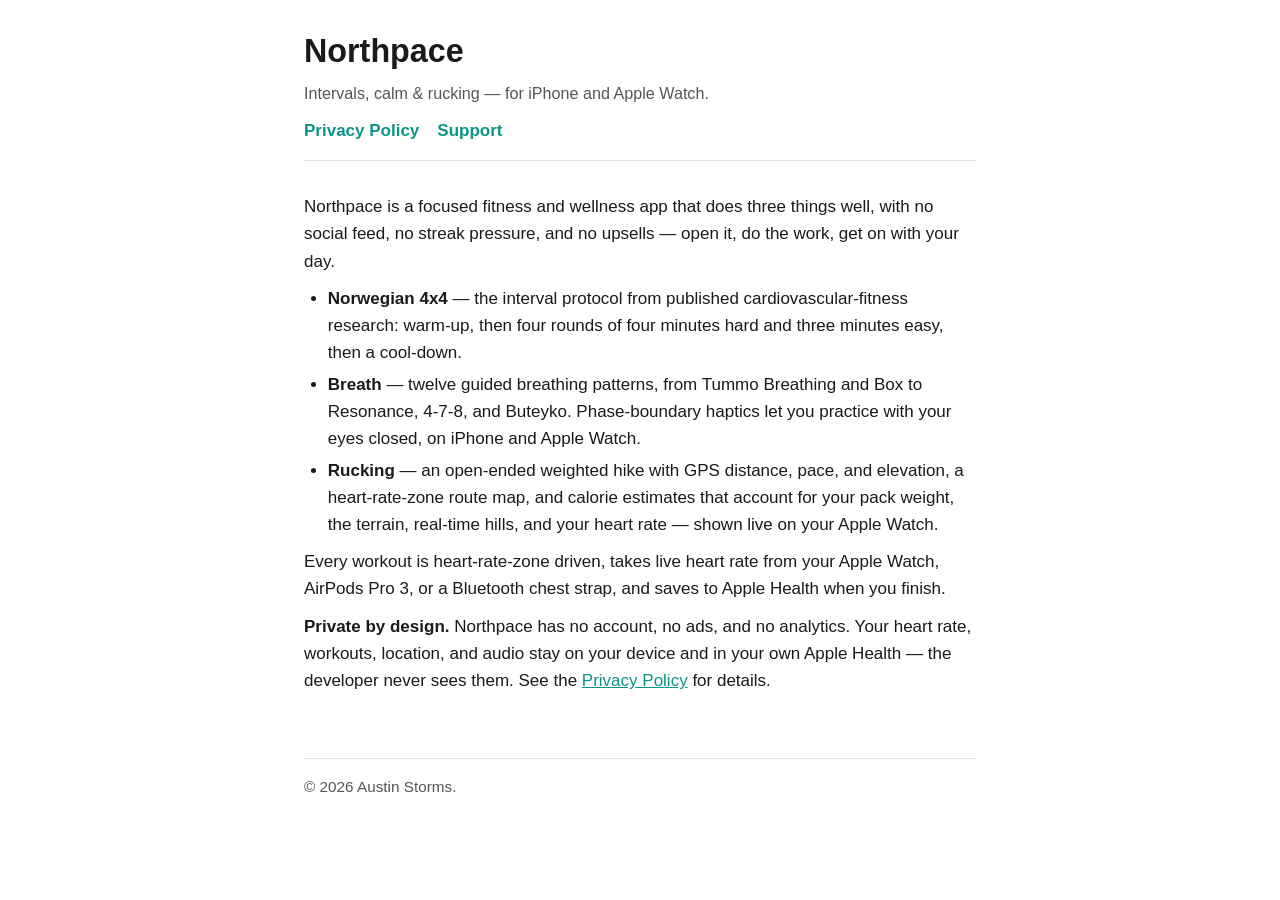
<file: index.html>
<!doctype html>
<html lang="en">
<head>
<meta charset="utf-8">
<meta name="viewport" content="width=device-width, initial-scale=1">
<title>Northpace</title>
<meta name="description" content="Northpace is a focused HIIT, breathwork, and rucking app for iPhone and Apple Watch.">
<link rel="stylesheet" href="style.css">
</head>
<body>
<main>
  <header>
    <h1>Northpace</h1>
    <p class="muted">Intervals, calm &amp; rucking &mdash; for iPhone and Apple Watch.</p>
    <nav class="nav">
      <a href="privacy.html">Privacy Policy</a>
      <a href="support.html">Support</a>
    </nav>
  </header>

  <p>Northpace is a focused fitness and wellness app that does three things well, with no social feed, no streak pressure, and no upsells &mdash; open it, do the work, get on with your day.</p>

  <ul>
    <li><strong>Norwegian 4x4</strong> &mdash; the interval protocol from published cardiovascular-fitness research: warm-up, then four rounds of four minutes hard and three minutes easy, then a cool-down.</li>
    <li><strong>Breath</strong> &mdash; twelve guided breathing patterns, from Tummo Breathing and Box to Resonance, 4-7-8, and Buteyko. Phase-boundary haptics let you practice with your eyes closed, on iPhone and Apple Watch.</li>
    <li><strong>Rucking</strong> &mdash; an open-ended weighted hike with GPS distance, pace, and elevation, a heart-rate-zone route map, and calorie estimates that account for your pack weight, the terrain, real-time hills, and your heart rate &mdash; shown live on your Apple Watch.</li>
  </ul>

  <p>Every workout is heart-rate-zone driven, takes live heart rate from your Apple Watch, AirPods Pro 3, or a Bluetooth chest strap, and saves to Apple Health when you finish.</p>

  <p><strong>Private by design.</strong> Northpace has no account, no ads, and no analytics. Your heart rate, workouts, location, and audio stay on your device and in your own Apple Health &mdash; the developer never sees them. See the <a href="privacy.html">Privacy Policy</a> for details.</p>

  <footer>
    &copy; 2026 Austin Storms.
  </footer>
</main>
</body>
</html>
</file>
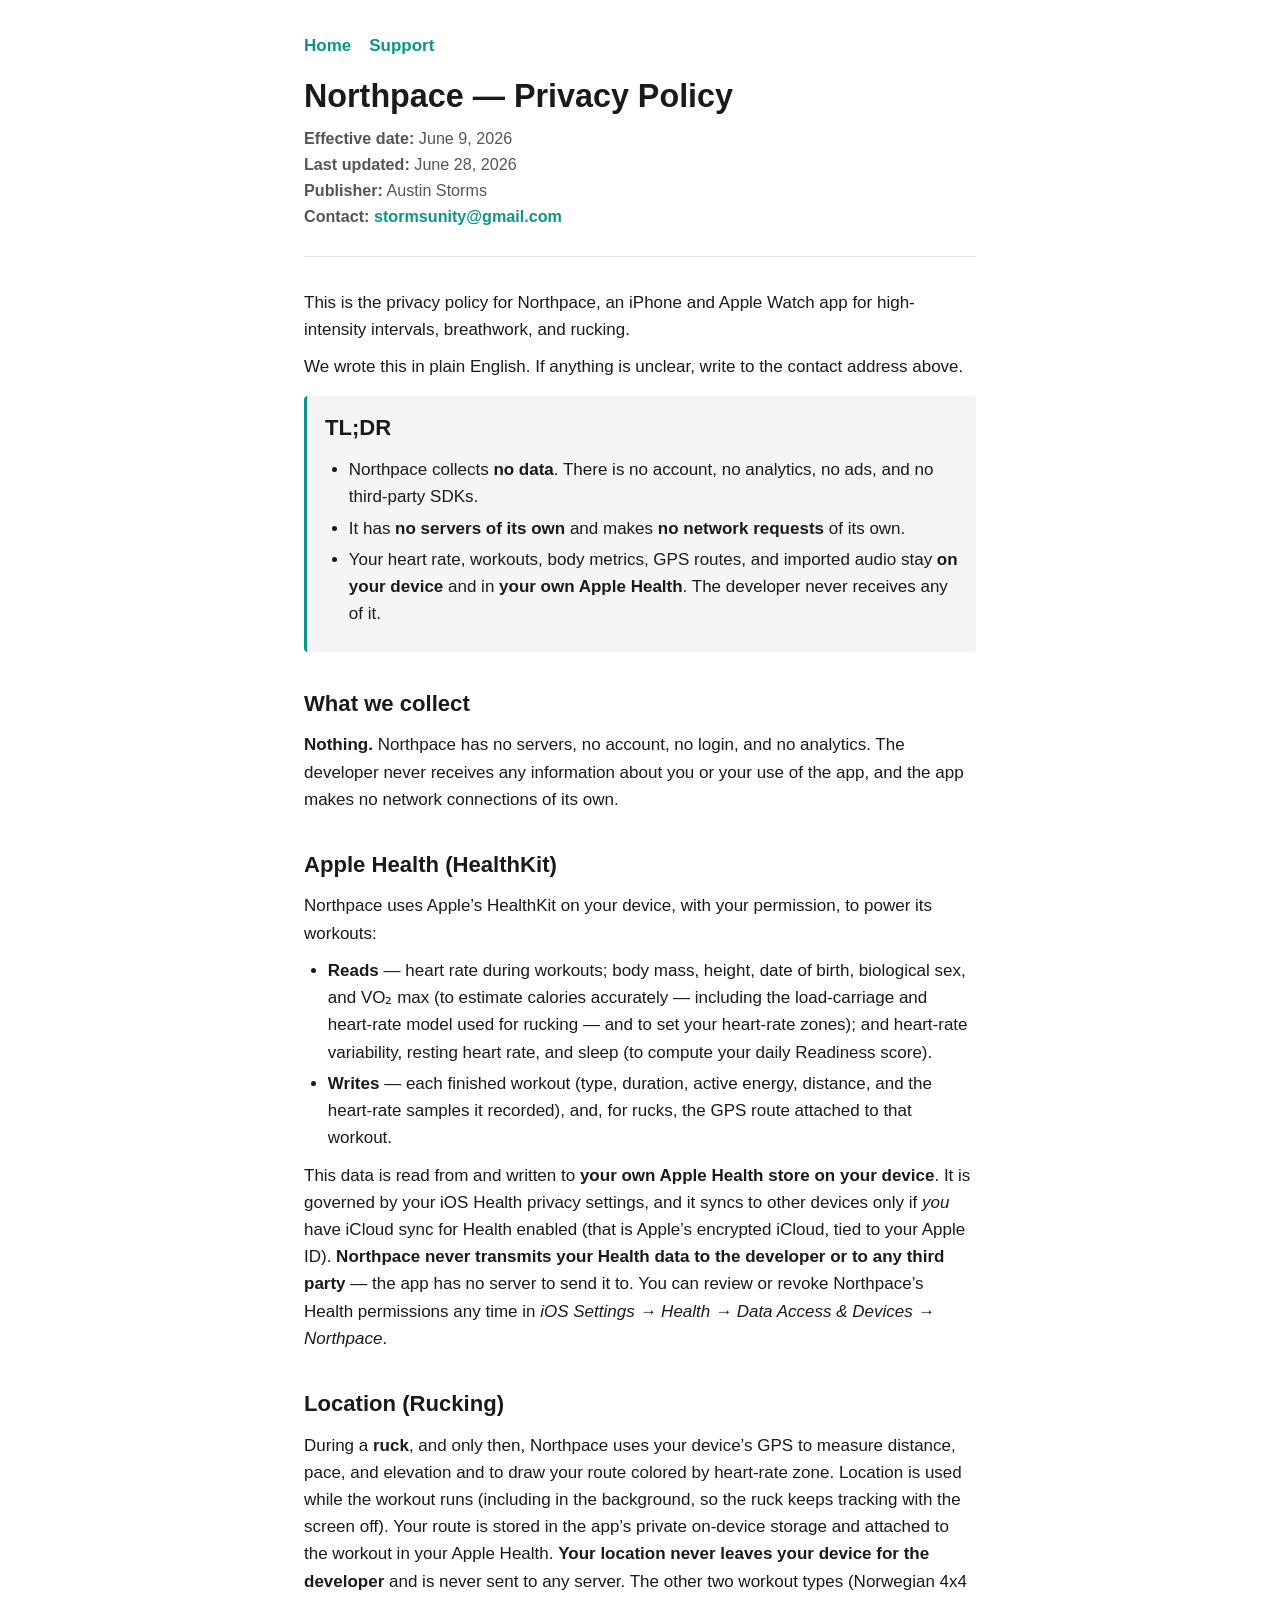
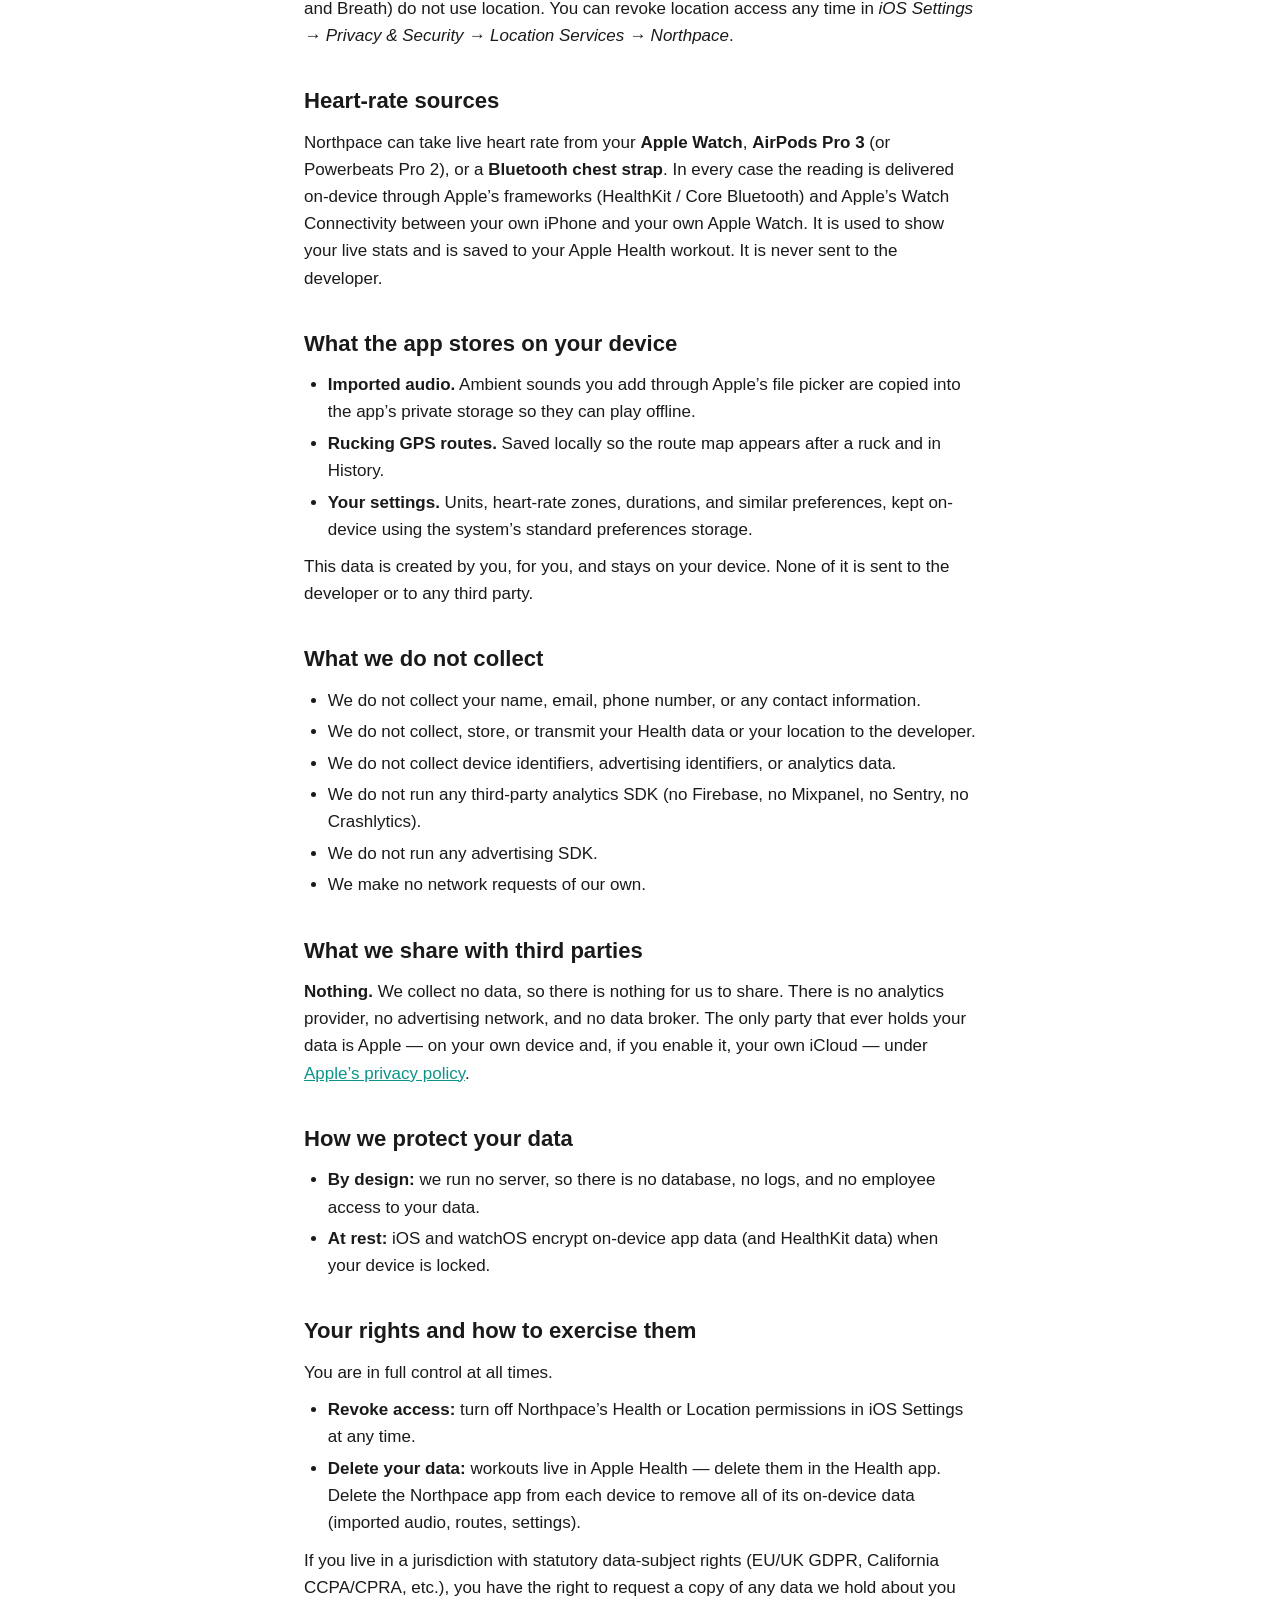
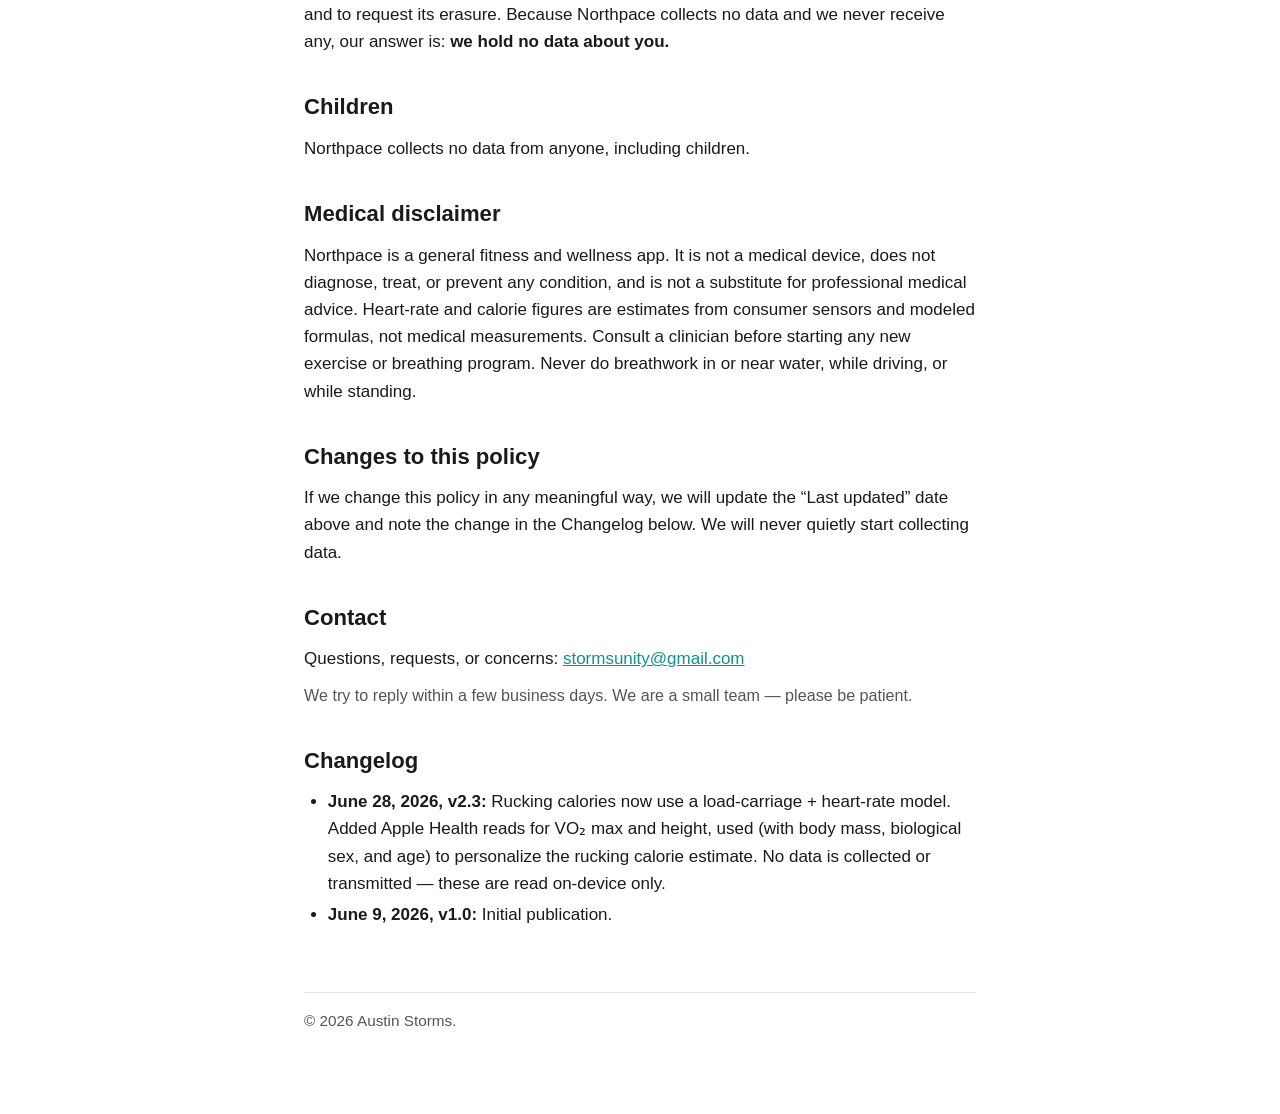
<file: privacy.html>
<!doctype html>
<html lang="en">
<head>
<meta charset="utf-8">
<meta name="viewport" content="width=device-width, initial-scale=1">
<title>Northpace Privacy Policy</title>
<meta name="description" content="Privacy policy for the Northpace iPhone and Apple Watch app.">
<link rel="stylesheet" href="style.css">
</head>
<body>
<main>
  <header>
    <nav class="nav">
      <a href="index.html">Home</a>
      <a href="support.html">Support</a>
    </nav>
    <h1 style="margin-top:18px">Northpace &mdash; Privacy Policy</h1>
    <p class="muted">
      <strong>Effective date:</strong> June 9, 2026<br>
      <strong>Last updated:</strong> June 28, 2026<br>
      <strong>Publisher:</strong> Austin Storms<br>
      <strong>Contact:</strong> <a href="mailto:stormsunity@gmail.com">stormsunity@gmail.com</a>
    </p>
  </header>

  <p>This is the privacy policy for Northpace, an iPhone and Apple Watch app for high-intensity intervals, breathwork, and rucking.</p>
  <p>We wrote this in plain English. If anything is unclear, write to the contact address above.</p>

  <div class="tldr">
    <h2>TL;DR</h2>
    <ul>
      <li>Northpace collects <strong>no data</strong>. There is no account, no analytics, no ads, and no third-party SDKs.</li>
      <li>It has <strong>no servers of its own</strong> and makes <strong>no network requests</strong> of its own.</li>
      <li>Your heart rate, workouts, body metrics, GPS routes, and imported audio stay <strong>on your device</strong> and in <strong>your own Apple Health</strong>. The developer never receives any of it.</li>
    </ul>
  </div>

  <h2>What we collect</h2>
  <p><strong>Nothing.</strong> Northpace has no servers, no account, no login, and no analytics. The developer never receives any information about you or your use of the app, and the app makes no network connections of its own.</p>

  <h2>Apple Health (HealthKit)</h2>
  <p>Northpace uses Apple&rsquo;s HealthKit on your device, with your permission, to power its workouts:</p>
  <ul>
    <li><strong>Reads</strong> &mdash; heart rate during workouts; body mass, height, date of birth, biological sex, and VO&#8322;&nbsp;max (to estimate calories accurately &mdash; including the load-carriage and heart-rate model used for rucking &mdash; and to set your heart-rate zones); and heart-rate variability, resting heart rate, and sleep (to compute your daily Readiness score).</li>
    <li><strong>Writes</strong> &mdash; each finished workout (type, duration, active energy, distance, and the heart-rate samples it recorded), and, for rucks, the GPS route attached to that workout.</li>
  </ul>
  <p>This data is read from and written to <strong>your own Apple Health store on your device</strong>. It is governed by your iOS Health privacy settings, and it syncs to other devices only if <em>you</em> have iCloud sync for Health enabled (that is Apple&rsquo;s encrypted iCloud, tied to your Apple ID). <strong>Northpace never transmits your Health data to the developer or to any third party</strong> &mdash; the app has no server to send it to. You can review or revoke Northpace&rsquo;s Health permissions any time in <em>iOS Settings &rarr; Health &rarr; Data Access &amp; Devices &rarr; Northpace</em>.</p>

  <h2>Location (Rucking)</h2>
  <p>During a <strong>ruck</strong>, and only then, Northpace uses your device&rsquo;s GPS to measure distance, pace, and elevation and to draw your route colored by heart-rate zone. Location is used while the workout runs (including in the background, so the ruck keeps tracking with the screen off). Your route is stored in the app&rsquo;s private on-device storage and attached to the workout in your Apple Health. <strong>Your location never leaves your device for the developer</strong> and is never sent to any server. The other two workout types (Norwegian 4x4 and Breath) do not use location. You can revoke location access any time in <em>iOS Settings &rarr; Privacy &amp; Security &rarr; Location Services &rarr; Northpace</em>.</p>

  <h2>Heart-rate sources</h2>
  <p>Northpace can take live heart rate from your <strong>Apple Watch</strong>, <strong>AirPods Pro 3</strong> (or Powerbeats Pro 2), or a <strong>Bluetooth chest strap</strong>. In every case the reading is delivered on-device through Apple&rsquo;s frameworks (HealthKit / Core Bluetooth) and Apple&rsquo;s Watch Connectivity between your own iPhone and your own Apple Watch. It is used to show your live stats and is saved to your Apple Health workout. It is never sent to the developer.</p>

  <h2>What the app stores on your device</h2>
  <ul>
    <li><strong>Imported audio.</strong> Ambient sounds you add through Apple&rsquo;s file picker are copied into the app&rsquo;s private storage so they can play offline.</li>
    <li><strong>Rucking GPS routes.</strong> Saved locally so the route map appears after a ruck and in History.</li>
    <li><strong>Your settings.</strong> Units, heart-rate zones, durations, and similar preferences, kept on-device using the system&rsquo;s standard preferences storage.</li>
  </ul>
  <p>This data is created by you, for you, and stays on your device. None of it is sent to the developer or to any third party.</p>

  <h2>What we do not collect</h2>
  <ul>
    <li>We do not collect your name, email, phone number, or any contact information.</li>
    <li>We do not collect, store, or transmit your Health data or your location to the developer.</li>
    <li>We do not collect device identifiers, advertising identifiers, or analytics data.</li>
    <li>We do not run any third-party analytics SDK (no Firebase, no Mixpanel, no Sentry, no Crashlytics).</li>
    <li>We do not run any advertising SDK.</li>
    <li>We make no network requests of our own.</li>
  </ul>

  <h2>What we share with third parties</h2>
  <p><strong>Nothing.</strong> We collect no data, so there is nothing for us to share. There is no analytics provider, no advertising network, and no data broker. The only party that ever holds your data is Apple &mdash; on your own device and, if you enable it, your own iCloud &mdash; under <a href="https://www.apple.com/legal/privacy/">Apple&rsquo;s privacy policy</a>.</p>

  <h2>How we protect your data</h2>
  <ul>
    <li><strong>By design:</strong> we run no server, so there is no database, no logs, and no employee access to your data.</li>
    <li><strong>At rest:</strong> iOS and watchOS encrypt on-device app data (and HealthKit data) when your device is locked.</li>
  </ul>

  <h2>Your rights and how to exercise them</h2>
  <p>You are in full control at all times.</p>
  <ul>
    <li><strong>Revoke access:</strong> turn off Northpace&rsquo;s Health or Location permissions in iOS Settings at any time.</li>
    <li><strong>Delete your data:</strong> workouts live in Apple Health &mdash; delete them in the Health app. Delete the Northpace app from each device to remove all of its on-device data (imported audio, routes, settings).</li>
  </ul>
  <p>If you live in a jurisdiction with statutory data-subject rights (EU/UK GDPR, California CCPA/CPRA, etc.), you have the right to request a copy of any data we hold about you and to request its erasure. Because Northpace collects no data and we never receive any, our answer is: <strong>we hold no data about you.</strong></p>

  <h2>Children</h2>
  <p>Northpace collects no data from anyone, including children.</p>

  <h2>Medical disclaimer</h2>
  <p>Northpace is a general fitness and wellness app. It is not a medical device, does not diagnose, treat, or prevent any condition, and is not a substitute for professional medical advice. Heart-rate and calorie figures are estimates from consumer sensors and modeled formulas, not medical measurements. Consult a clinician before starting any new exercise or breathing program. Never do breathwork in or near water, while driving, or while standing.</p>

  <h2>Changes to this policy</h2>
  <p>If we change this policy in any meaningful way, we will update the &ldquo;Last updated&rdquo; date above and note the change in the Changelog below. We will never quietly start collecting data.</p>

  <h2>Contact</h2>
  <p>Questions, requests, or concerns: <a href="mailto:stormsunity@gmail.com">stormsunity@gmail.com</a></p>
  <p class="muted">We try to reply within a few business days. We are a small team &mdash; please be patient.</p>

  <h2>Changelog</h2>
  <ul>
    <li><strong>June 28, 2026, v2.3:</strong> Rucking calories now use a load-carriage + heart-rate model. Added Apple Health reads for VO&#8322;&nbsp;max and height, used (with body mass, biological sex, and age) to personalize the rucking calorie estimate. No data is collected or transmitted &mdash; these are read on-device only.</li>
    <li><strong>June 9, 2026, v1.0:</strong> Initial publication.</li>
  </ul>

  <footer>
    &copy; 2026 Austin Storms.
  </footer>
</main>
</body>
</html>
</file>
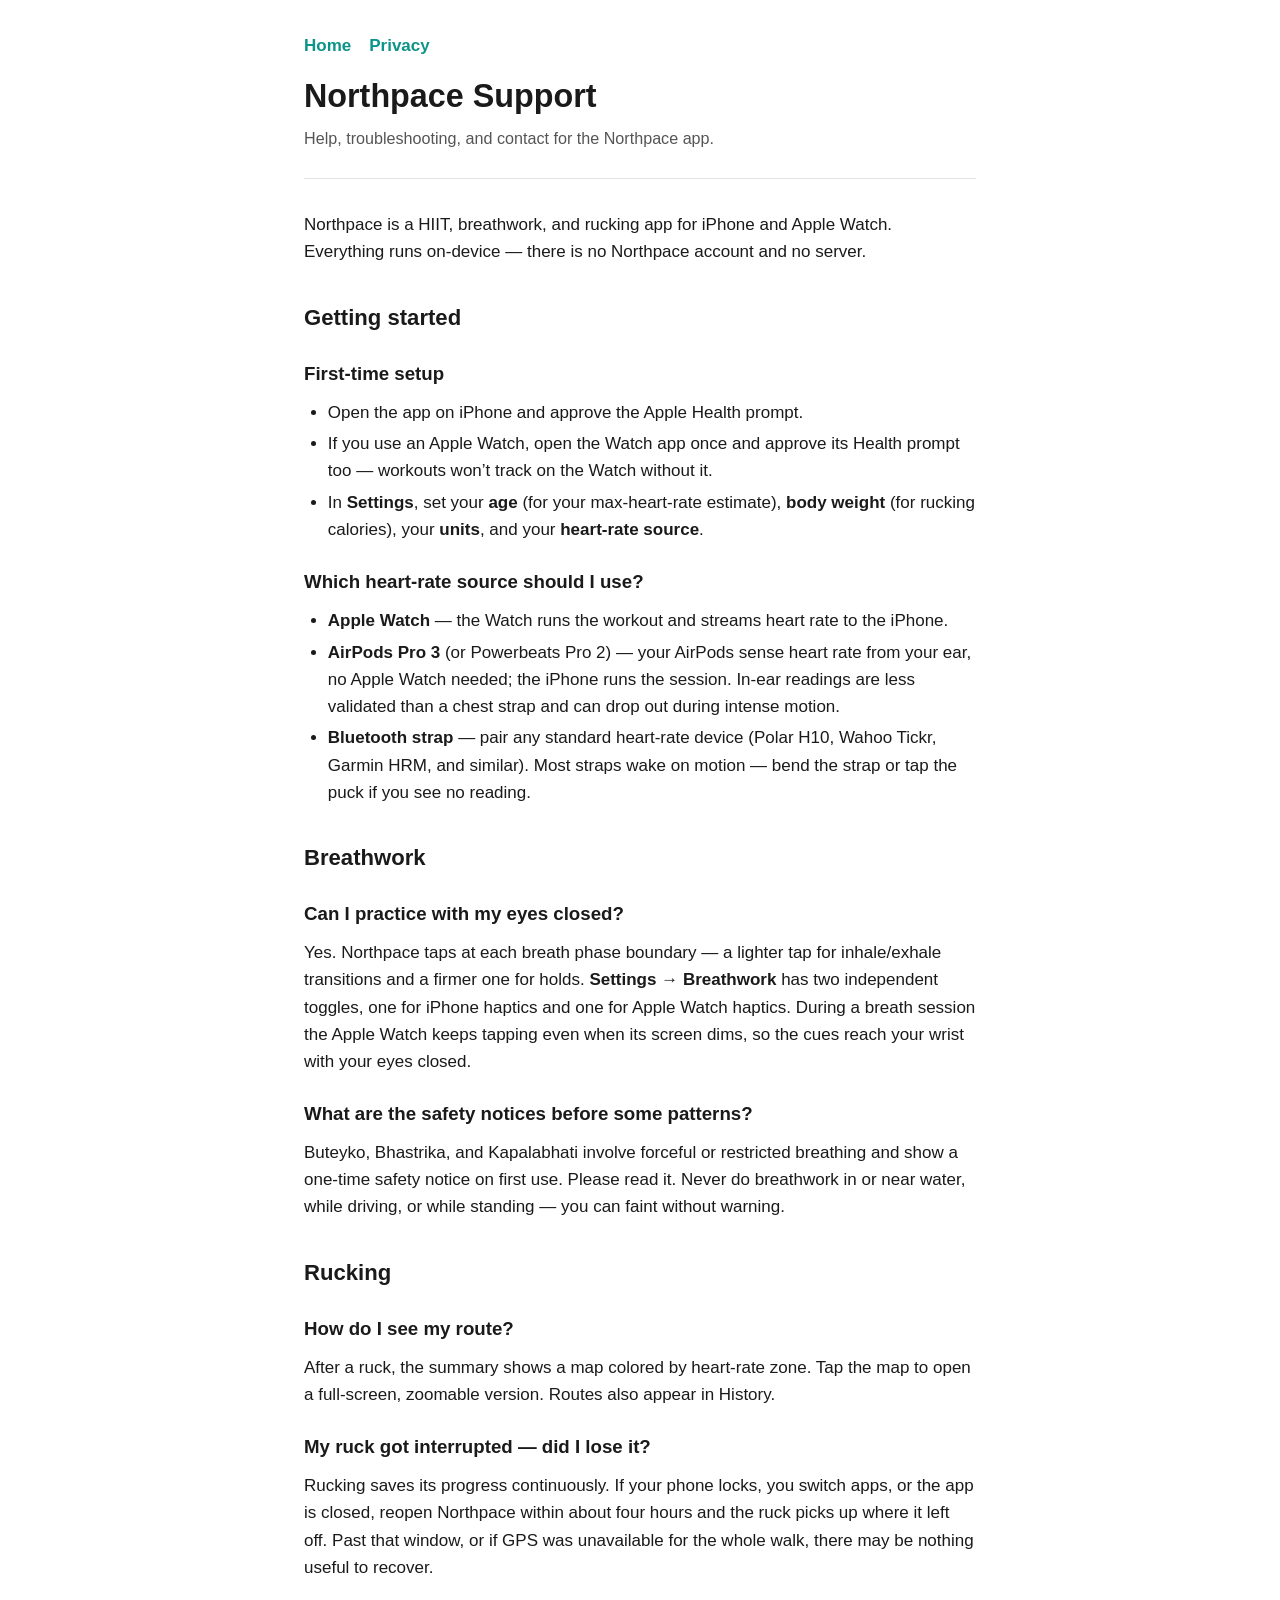
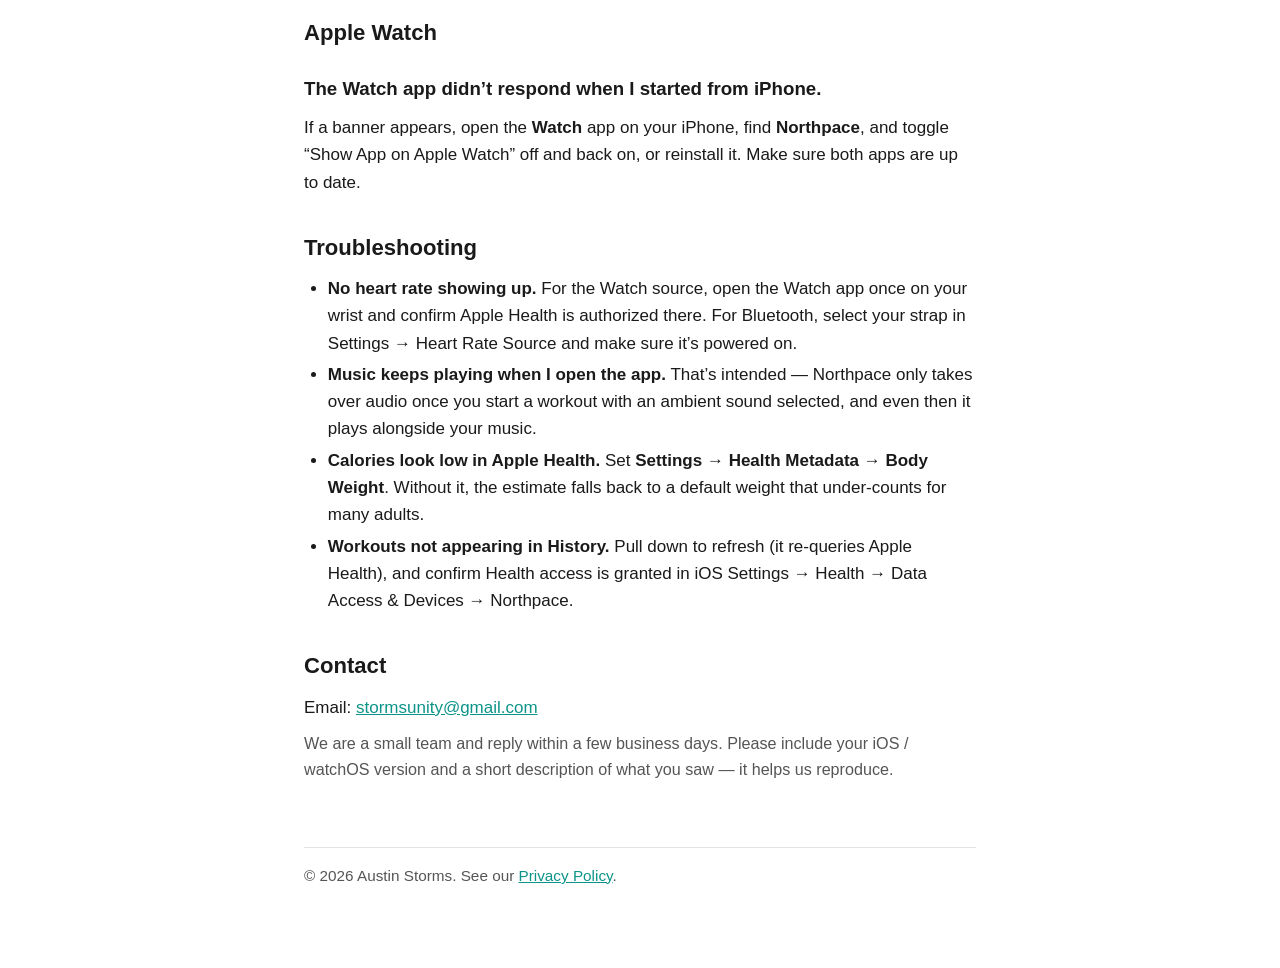
<file: support.html>
<!doctype html>
<html lang="en">
<head>
<meta charset="utf-8">
<meta name="viewport" content="width=device-width, initial-scale=1">
<title>Northpace Support</title>
<meta name="description" content="Help, troubleshooting, and contact for the Northpace iPhone and Apple Watch app.">
<link rel="stylesheet" href="style.css">
</head>
<body>
<main>
  <header>
    <nav class="nav">
      <a href="index.html">Home</a>
      <a href="privacy.html">Privacy</a>
    </nav>
    <h1 style="margin-top:18px">Northpace Support</h1>
    <p class="muted">Help, troubleshooting, and contact for the Northpace app.</p>
  </header>

  <p>Northpace is a HIIT, breathwork, and rucking app for iPhone and Apple Watch. Everything runs on-device &mdash; there is no Northpace account and no server.</p>

  <h2>Getting started</h2>
  <h3>First-time setup</h3>
  <ul>
    <li>Open the app on iPhone and approve the Apple Health prompt.</li>
    <li>If you use an Apple Watch, open the Watch app once and approve its Health prompt too &mdash; workouts won&rsquo;t track on the Watch without it.</li>
    <li>In <strong>Settings</strong>, set your <strong>age</strong> (for your max-heart-rate estimate), <strong>body weight</strong> (for rucking calories), your <strong>units</strong>, and your <strong>heart-rate source</strong>.</li>
  </ul>

  <h3>Which heart-rate source should I use?</h3>
  <ul>
    <li><strong>Apple Watch</strong> &mdash; the Watch runs the workout and streams heart rate to the iPhone.</li>
    <li><strong>AirPods Pro 3</strong> (or Powerbeats Pro 2) &mdash; your AirPods sense heart rate from your ear, no Apple Watch needed; the iPhone runs the session. In-ear readings are less validated than a chest strap and can drop out during intense motion.</li>
    <li><strong>Bluetooth strap</strong> &mdash; pair any standard heart-rate device (Polar H10, Wahoo Tickr, Garmin HRM, and similar). Most straps wake on motion &mdash; bend the strap or tap the puck if you see no reading.</li>
  </ul>

  <h2>Breathwork</h2>
  <h3>Can I practice with my eyes closed?</h3>
  <p>Yes. Northpace taps at each breath phase boundary &mdash; a lighter tap for inhale/exhale transitions and a firmer one for holds. <strong>Settings &rarr; Breathwork</strong> has two independent toggles, one for iPhone haptics and one for Apple Watch haptics. During a breath session the Apple Watch keeps tapping even when its screen dims, so the cues reach your wrist with your eyes closed.</p>

  <h3>What are the safety notices before some patterns?</h3>
  <p>Buteyko, Bhastrika, and Kapalabhati involve forceful or restricted breathing and show a one-time safety notice on first use. Please read it. Never do breathwork in or near water, while driving, or while standing &mdash; you can faint without warning.</p>

  <h2>Rucking</h2>
  <h3>How do I see my route?</h3>
  <p>After a ruck, the summary shows a map colored by heart-rate zone. Tap the map to open a full-screen, zoomable version. Routes also appear in History.</p>

  <h3>My ruck got interrupted &mdash; did I lose it?</h3>
  <p>Rucking saves its progress continuously. If your phone locks, you switch apps, or the app is closed, reopen Northpace within about four hours and the ruck picks up where it left off. Past that window, or if GPS was unavailable for the whole walk, there may be nothing useful to recover.</p>

  <h2>Apple Watch</h2>
  <h3>The Watch app didn&rsquo;t respond when I started from iPhone.</h3>
  <p>If a banner appears, open the <strong>Watch</strong> app on your iPhone, find <strong>Northpace</strong>, and toggle &ldquo;Show App on Apple Watch&rdquo; off and back on, or reinstall it. Make sure both apps are up to date.</p>

  <h2>Troubleshooting</h2>
  <ul>
    <li><strong>No heart rate showing up.</strong> For the Watch source, open the Watch app once on your wrist and confirm Apple Health is authorized there. For Bluetooth, select your strap in Settings &rarr; Heart Rate Source and make sure it&rsquo;s powered on.</li>
    <li><strong>Music keeps playing when I open the app.</strong> That&rsquo;s intended &mdash; Northpace only takes over audio once you start a workout with an ambient sound selected, and even then it plays alongside your music.</li>
    <li><strong>Calories look low in Apple Health.</strong> Set <strong>Settings &rarr; Health Metadata &rarr; Body Weight</strong>. Without it, the estimate falls back to a default weight that under-counts for many adults.</li>
    <li><strong>Workouts not appearing in History.</strong> Pull down to refresh (it re-queries Apple Health), and confirm Health access is granted in iOS Settings &rarr; Health &rarr; Data Access &amp; Devices &rarr; Northpace.</li>
  </ul>

  <h2>Contact</h2>
  <p>Email: <a href="mailto:stormsunity@gmail.com">stormsunity@gmail.com</a></p>
  <p class="muted">We are a small team and reply within a few business days. Please include your iOS / watchOS version and a short description of what you saw &mdash; it helps us reproduce.</p>

  <footer>
    &copy; 2026 Austin Storms. See our <a href="privacy.html">Privacy Policy</a>.
  </footer>
</main>
</body>
</html>
</file>
<file: style.css>
:root {
  --bg: #ffffff;
  --fg: #1a1a1a;
  --muted: #555;
  --accent: #0d9488;
  --rule: #e2e2e2;
  --code-bg: #f5f5f5;
}

@media (prefers-color-scheme: dark) {
  :root {
    --bg: #111;
    --fg: #f0f0f0;
    --muted: #aaa;
    --accent: #2dd4bf;
    --rule: #2a2a2a;
    --code-bg: #1c1c1c;
  }
}

* { box-sizing: border-box; }

html, body {
  margin: 0;
  padding: 0;
  background: var(--bg);
  color: var(--fg);
  font: 17px/1.6 -apple-system, BlinkMacSystemFont, "Segoe UI", Roboto, "Helvetica Neue", Arial, sans-serif;
  -webkit-text-size-adjust: 100%;
}

main {
  max-width: 720px;
  margin: 0 auto;
  padding: 32px 24px 80px;
}

header {
  border-bottom: 1px solid var(--rule);
  padding-bottom: 16px;
  margin-bottom: 32px;
}

header a {
  color: var(--accent);
  text-decoration: none;
  font-weight: 600;
}

h1 { font-size: 1.9rem; line-height: 1.2; margin: 0 0 8px; }
h2 { font-size: 1.3rem; margin: 2rem 0 0.6rem; }
h3 { font-size: 1.1rem; margin: 1.4rem 0 0.4rem; }

p, ul, ol { margin: 0.6rem 0; }
ul, ol { padding-left: 1.4rem; }
li { margin: 0.25rem 0; }

a { color: var(--accent); }

code, pre {
  font-family: ui-monospace, SFMono-Regular, Menlo, monospace;
  background: var(--code-bg);
  border-radius: 4px;
}
code { padding: 1px 5px; font-size: 0.92em; }
pre { padding: 12px 14px; overflow-x: auto; }

.muted { color: var(--muted); font-size: 0.95rem; }

footer {
  margin-top: 64px;
  padding-top: 16px;
  border-top: 1px solid var(--rule);
  color: var(--muted);
  font-size: 0.9rem;
}

.nav {
  display: flex;
  gap: 18px;
  flex-wrap: wrap;
}

.tldr {
  background: var(--code-bg);
  border-left: 3px solid var(--accent);
  padding: 14px 18px;
  border-radius: 4px;
  margin: 16px 0 28px;
}
.tldr h2 { margin-top: 0; }
</file>
